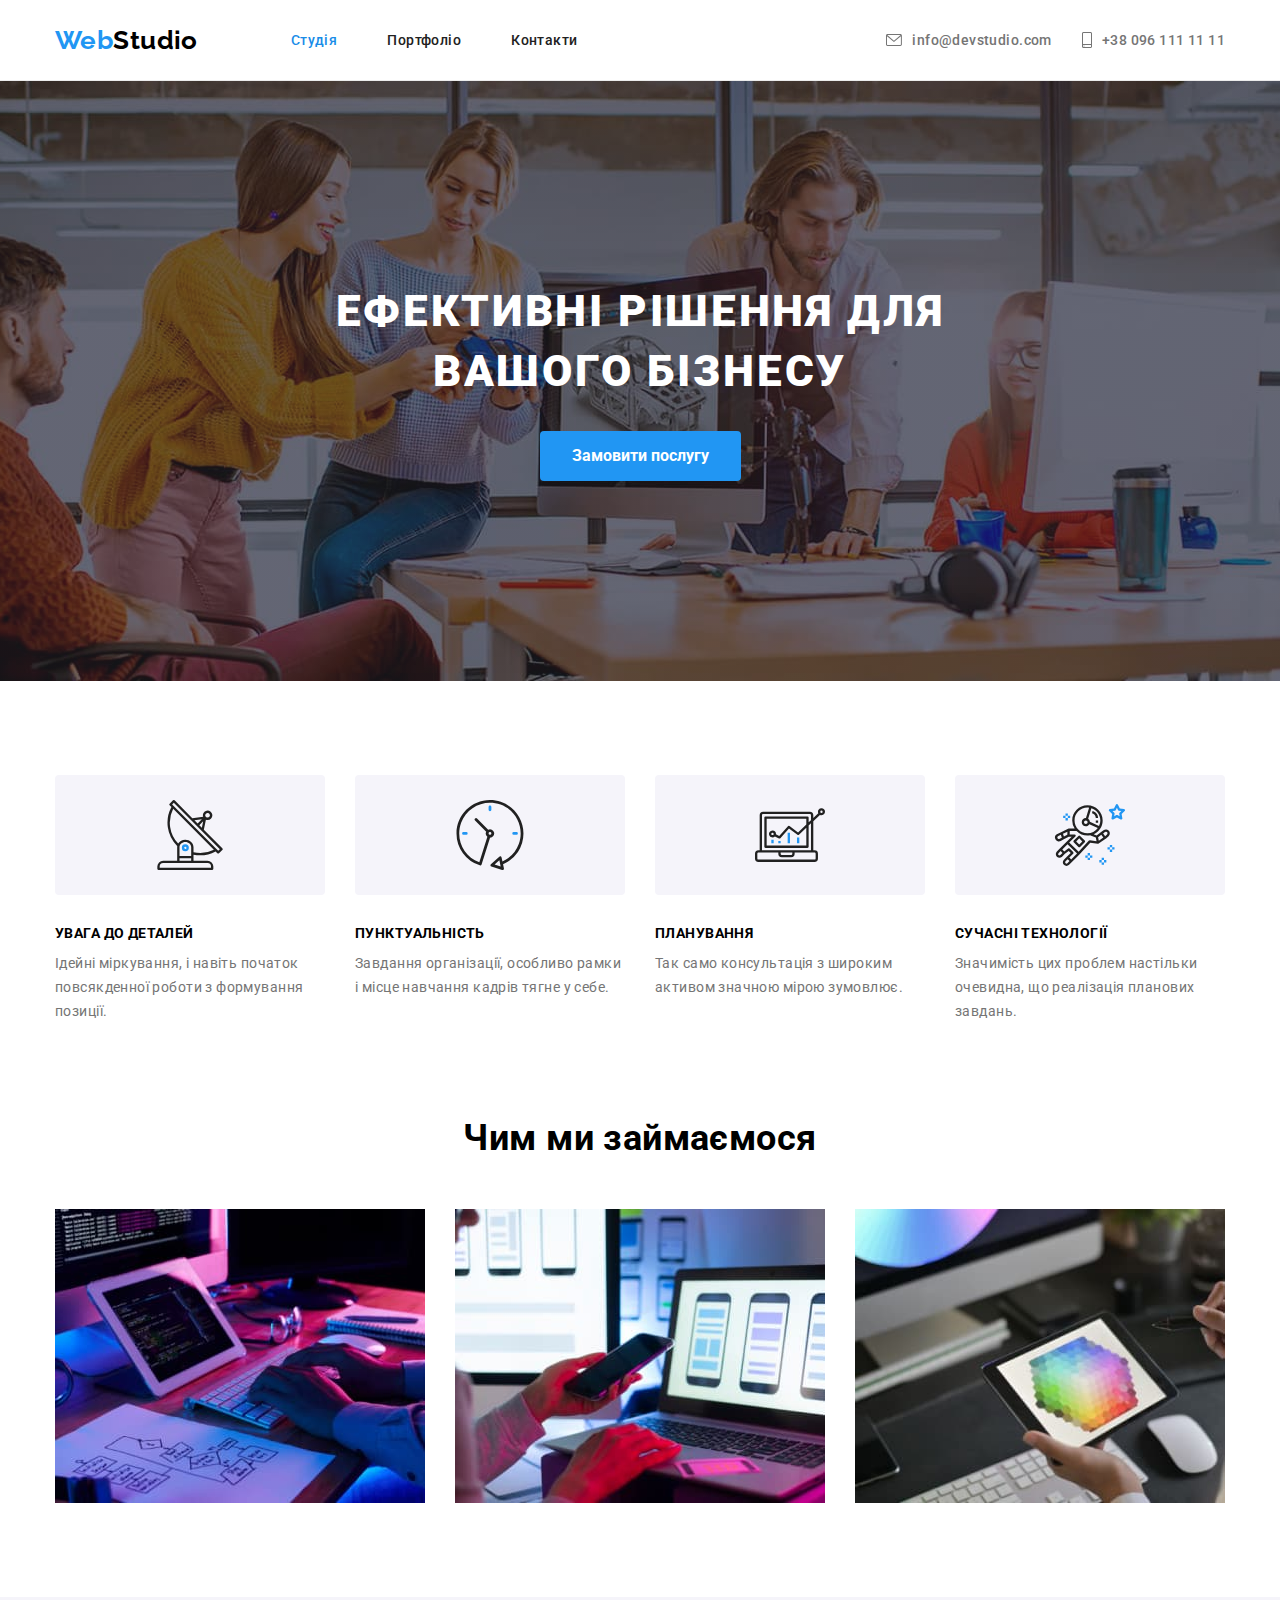
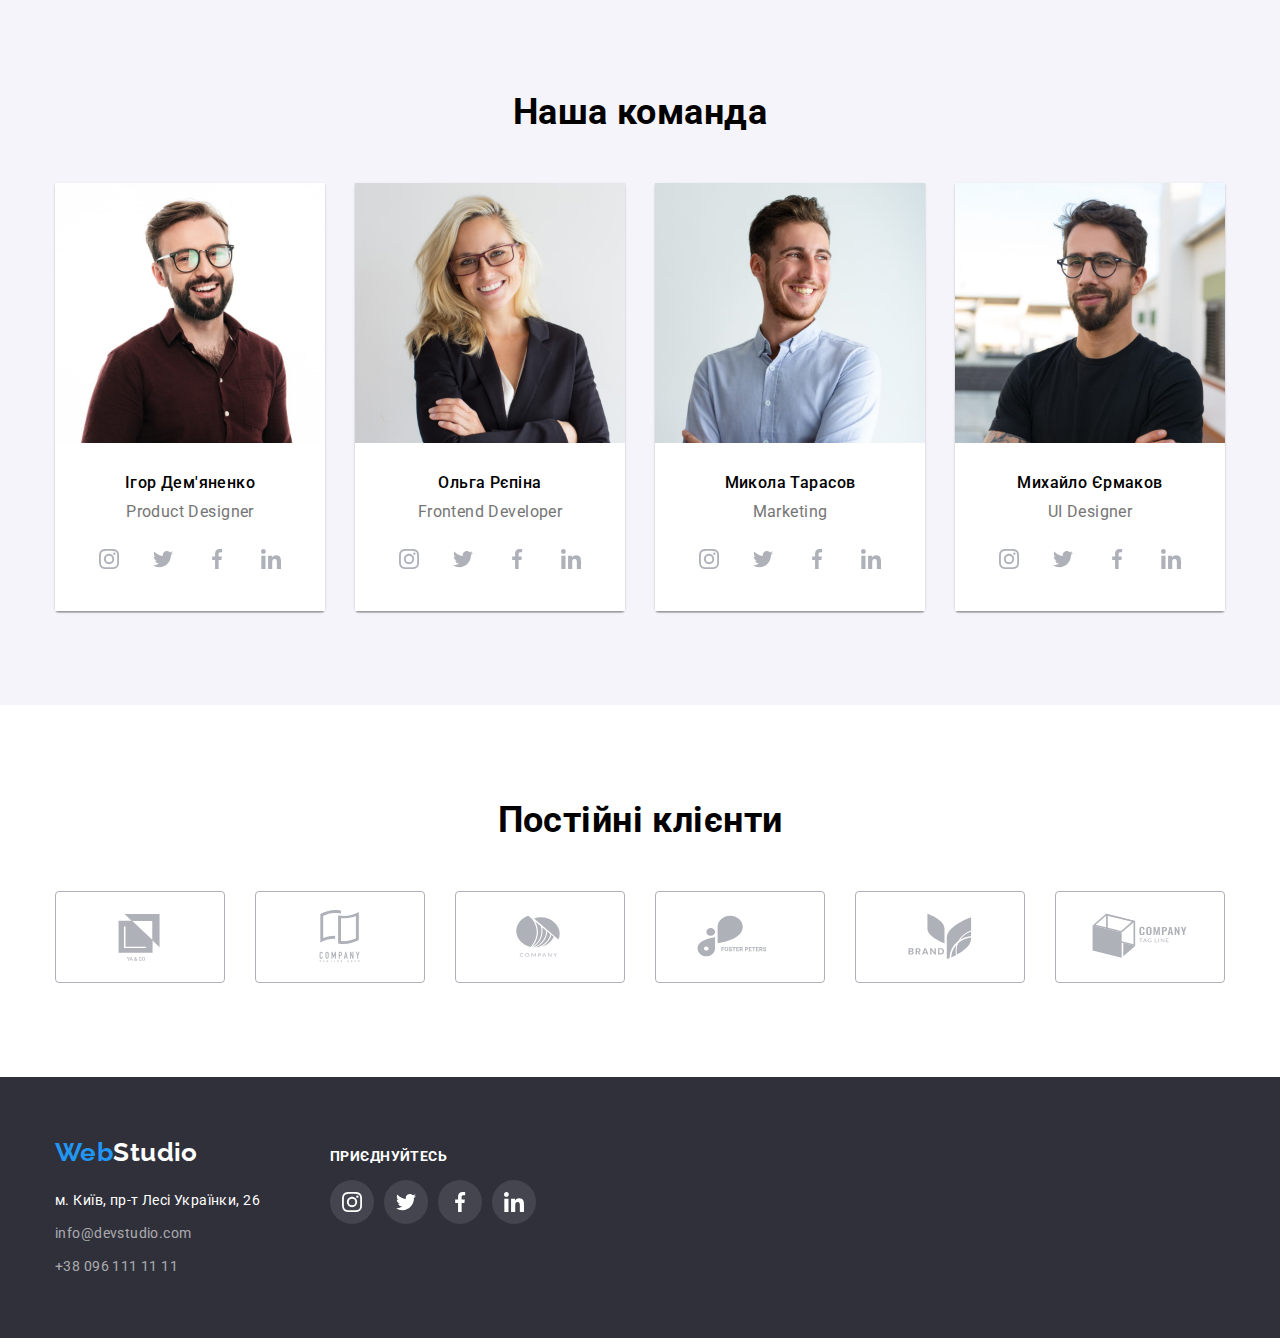
<file: index.html>
<!DOCTYPE html>
<html lang="uk">
  <head>
    <meta charset="UTF-8" />
    <meta http-equiv="X-UA-Compatible" content="IE=edge" />
    <meta name="viewport" content="width=device-width, initial-scale=1.0" />
    <title>WebStudio</title>
    <link rel="preconnect" href="https://fonts.googleapis.com" />
    <link rel="preconnect" href="https://fonts.gstatic.com" crossorigin />
    <link
      href="https://fonts.googleapis.com/css2?family=Raleway:wght@700&family=Roboto:wght@400;500;700;900&display=swap"
      rel="stylesheet"
    />
    <link rel="stylesheet" href="./css/modern-normalize.css" />
    <link rel="stylesheet" href="./css/style.css" />
  </head>
  <body>
    <header class="header">
      <div class="container header-nav">
        <nav class="header-nav">
          <a href="./index.html" class="logo"
            ><span class="blu">Web</span>Studio</a
          >
          <ul class="header-logo">
            <li class="item">
              <a href="./index.html" class="nav-link current">Студія</a>
            </li>
            <li class="item">
              <a href="./portfolio.html" class="nav-link">Портфоліо</a>
            </li>
            <li class="item">
              <a href="Контакти" class="nav-link">Контакти</a>
            </li>
          </ul>
        </nav>
        <ul class="ul-regist">
          <li class="item">
            <a href="mailto:info@devstudio.com" class="regist">
              <svg class="mail-two" wight="16" height="12">
              <use href="./images/icons/icons.svg#icon-mail" ></use>
            </svg>info@devstudio.com</a
            >
          </li>
          <li class="item">
            <a href="tel:+380961111111" class="regist">
              <svg class="mail" wight="10" height="16">
              <use href="./images/icons/icons.svg#icon-smartphon" ></use>
            </svg> +38 096 111 11 11</a>
          </li>
        </ul>
      </div>
    </header>
    <main>
      <section class="hero section">
        <div class="container">
          <h1 class="hero-h">Ефективні рішення для вашого бізнесу</h1>
          <button type="button" class="hero-btm">Замовити послугу</button>
        </div>
      </section>
      <section class="features-section section">
        <div class="container">
          <h2 class="wigualy-hidden">Особливості</h2>
          <ul class="features">
            <li class="item">
              <div class="features-icons-box">
              <svg class="features-icons" wigth="70" height="70">
                <use class="features-icons-second" href="./images/icons/icons.svg#icon-antenna">
                </use>
              </svg>
              </div>
              <h3 class="features-title">УВАГА ДО ДЕТАЛЕЙ</h3>
              <p class="features-text">
                Ідейні міркування, і навіть початок повсякденної роботи з
                формування позиції.
              </p>
            </li>
            <li class="item">
              <div class="features-icons-box">
              <svg class="features-icons" wigth="70" height="70">
                <use href="./images/icons/icons.svg#icon-clock">
                </use>
              </svg>
              </div>
              <h3 class="features-title">ПУНКТУАЛЬНІСТЬ</h3>
              <p class="features-text">
                Завдання організації, особливо рамки і місце навчання кадрів
                тягне у себе.
              </p>
            </li>
            <li class="item">
              <div class="features-icons-box">
              <svg class="features-icons"wigth="70" height="70">
                <use href="./images/icons/icons.svg#icon-diagram">
                </use>
              </svg>
              </div>
              <h3 class="features-title">ПЛАНУВАННЯ</h3>
              <p class="features-text">
                Так само консультація з широким активом значною мірою зумовлює.
              </p>
            </li>
            <li class="item">
              <div class="features-icons-box">
              <svg class="features-icons" wigth="70" height="70">
                <use href="./images/icons/icons.svg#icon-astronaut">
                </use>
              </svg>
              </div>
              <h3 class="features-title">СУЧАСНІ ТЕХНОЛОГІЇ</h3>
              <p class="features-text">
                Значимість цих проблем настільки очевидна, що реалізація
                планових завдань.
              </p>
            </li>
          </ul>
        </div>
      </section>
      <section class="wo-we-do section">
        <div class="container">
          <h2 class="section-title">Чим ми займаємося</h2>
          <ul class="title-img">
            <li class="item">
              <img src="./images/box1.jpg" width="370" alt="Дизайн" />
            </li>
            <li class="item">
              <img src="./images/box2.jpg" width="370" alt="Додатки" />
            </li>
            <li class="item">
              <img src="./images/box3.jpg" width="370" alt="3д графіка" />
            </li>
          </ul>
        </div>
      </section>
      <section class="our-team section">
        <div class="container">
          <h2 class="team">Наша команда</h2>
          <ul class="team-cards">
            <li class="iteam">
              <img
                src="./images/img1.jpg"
                width="270"
                alt="Фото Ігора Дем'яненка"
              />
              <div class="team-name-div">
                <h3 class="team-name">Ігор Дем'яненко</h3>
                <p lang="en" class="team-profession">Product Designer</p>
                <ul class="team-social">
                  <li class="social">
                    <a class="social-link" href="">
                    <svg class="team-social-icon" wight="20" height="20">
                      <use href="./images/icons/icons.svg#icon-instagram" ></use>
                    </svg></a>
                  </li>
                  <li class="social">
                    <a class="social-link" href="">
                    <svg class="team-social-icon" wight="20" height="20">
                      <use href="./images/icons/icons.svg#icon-twitter " ></use>
                    </svg></a>
                  </li>
                  <li class="social">
                    <a class="social-link" href="">
                    <svg class="team-social-icon" wight="20" height="20">
                      <use href="./images/icons/icons.svg#icon-facebook" ></use>
                    </svg></a>
                  </li>
                  <li class="social">
                    <a class="social-link" href="">
                    <svg class="team-social-icon" wight="20" height="20">
                      <use href="./images/icons/icons.svg#linkedin" ></use>
                    </svg></a>
                  </li>
                </ul>
              </div>
            </li>
            <li class="iteam">
              <img
                src="./images/img2.jpg"
                width="270"
                alt="Фото Ольги Рєпіной"
              />
              <div class="team-name-div">
                <h3 class="team-name">Ольга Рєпіна</h3>
                <p lang="en" class="team-profession">Frontend Developer</p>
                <ul class="team-social">
                  <li class="social">
                    <a class="social-link" href="">
                    <svg class="team-social-icon" wight="20" height="20">
                      <use href="./images/icons/icons.svg#icon-instagram" ></use>
                    </svg>
                    </a>
                  </li>
                  <li class="social">
                    <a class="social-link" href="">
                    <svg class="team-social-icon" wight="20" height="20">
                      <use href="./images/icons/icons.svg#icon-twitter " ></use>
                    </svg>
                    </a>
                  </li>
                  <li class="social">
                    <a class="social-link" href="">
                    <svg class="team-social-icon" wight="20" height="20">
                      <use href="./images/icons/icons.svg#icon-facebook" ></use>
                    </svg>
                    </a>
                  </li>
                  <li class="social">
                    <a class="social-link" href="">
                    <svg class="team-social-icon" wight="20" height="20">
                      <use href="./images/icons/icons.svg#linkedin" ></use>
                    </svg>
                    </a>
                  </li>
                </ul>
              </div>
            </li>
            <li class="iteam">
              <img
                src="./images/img3.jpg"
                width="270"
                alt="Фото Миколи Тарасова"
              />
              <div class="team-name-div">
                <h3 class="team-name">Микола Тарасов</h3>
                <p lang="en" class="team-profession">Marketing</p>
                <ul class="team-social">
                  <li class="social">
                    <a class="social-link" href="">
                    <svg class="team-social-icon" wight="20" height="20">
                      
                      <use href="./images/icons/icons.svg#icon-instagram" ></use>
                    </svg>
                    </a>
                  </li>
                  <li class="social">
                    <a class="social-link" href="">
                    <svg class="team-social-icon" wight="20" height="20">
                      <use href="./images/icons/icons.svg#icon-twitter " ></use>
                    </svg>
                    </a>
                  </li>
                  <li class="social">
                     <a class="social-link" href="">
                    <svg class="team-social-icon" wight="20" height="20">
                      <use href="./images/icons/icons.svg#icon-facebook" ></use>
                    </svg>
                    </a>
                  </li>
                  <li class="social">
                    <a class="social-link" href="">
                    <svg class="team-social-icon" wight="20" height="20">
                      
                      <use href="./images/icons/icons.svg#linkedin"></use>
                    </svg>
                    </a>
                  </li>
                </ul>
              </div>
            </li>
            <li class="iteam">
              <img
                src="./images/img4.jpg"
                width="270"
                alt="Фото Михайла Єрмакова"
              />
              <div class="team-name-div">
                <h3 class="team-name">Михайло Єрмаков</h3>
                <p lang="en" class="team-profession">UI Designer</p>
                <ul class="team-social">
                  <li class="social">
                    <a class="social-link" href="">
                    <svg class="team-social-icon" wight="20" height="20">
                      <use href="./images/icons/icons.svg#icon-instagram" ></use>
                    </svg>
                    </a>
                  </li>
                  <li class="social">
                    <a class="social-link" href="">
                    <svg class="team-social-icon" wight="20" height="20">
                      <use href="./images/icons/icons.svg#icon-twitter " ></use>
                    </svg>
                    </a>
                  </li>
                  <li class="social">
                    <a class="social-link" href="">
                    <svg class="team-social-icon" wight="20" height="20">
                      <use href="./images/icons/icons.svg#icon-facebook" ></use>
                    </svg>
                    </a>
                  </li>
                  <li class="social">
                    <a class="social-link" href="">
                    <svg class="team-social-icon" wight="20" height="20">
                      <use href="./images/icons/icons.svg#linkedin" ></use>
                    </svg>
                    </a>
                  </li>
                </ul>
              </div>
            </li>
          </ul>
        </div>
      </section>
      <section class="clients section">
        <div class="container">
          <h2 class="team">Постійні клієнти</h2>
        <ul class="clients-icons">
          <li class="cliens">
            <a class="clients-box" href="">
            <svg class="clients-icons-svg" wigth="106" height="60">
            <use href="./images/icons/icons.svg#icon-Logo"></use>
          </svg>
          </a>
        </li>
          <li class="cliens">
            <a class="clients-box" href="">
            <svg class="clients-icons-svg" wigth="106" height="60">
            <use href="./images/icons/icons.svg#icon-Logo-1"></use>
          </svg>
          </a>
        </li>
          <li class="cliens">
            <a class="clients-box" href="">
            <svg class="clients-icons-svg" wigth="106" height="60">
            <use href="./images/icons/icons.svg#icon-Logo-2"></use>
          </svg>
          </a>
        </li>
          <li class="cliens">
            <a class="clients-box" href="">
            <svg class="clients-icons-svg" wigth="106" height="60">
            <use href="./images/icons/icons.svg#icon-Logo-3"></use>
          </svg>
          </a>
        </li>
          <li class="cliens">
            <a class="clients-box" href="">
            <svg class="clients-icons-svg" wigth="106" height="60">
            <use href="./images/icons/icons.svg#icon-Logo-4"></use>
          </svg>
        </a>
      </li>
          <li class="cliens">
            <a class="clients-box" href="">
            <svg class="clients-icons-svg" wigth="106" height="60">
            <use href="./images/icons/icons.svg#icon-Logo-5"></use>
          </svg>
          </a>
        </li>
        </ul>
        </div>
      </section>
    </main>
    <footer class="footer">
      <div class="container footer-section">
        <div>
        <a href="./index.html" class="footer-logo"
          ><span class="blu">Web</span>Studio</a>
        <address>
          <ul class="adress-nav">
            <li class="iteam">
              <a
                href="https://goo.gl/maps/qV7wrGFVNQysBkzQ6"
                target="_blank"
                rel="noreferrer noopener"
                class="adress"
                >м. Київ, пр-т Лесі Українки, 26</a
              >
            </li>
            <li class="iteam">
              <a href="mailto:info@devstudio.com" class="footer-regis"
                >info@devstudio.com</a
              >
            </li>
            <li class="iteam">
              <a href="tel:+380961111111" class="footer-regis"
                >+38 096 111 11 11</a
              >
            </li>
          </ul>
        </address>
        </div>
      <div class="social-links">
        <h2 class="social-links-text">приєднуйтесь</h2>
        <ul class="team-social">
                  <li>
                    <a class="footer-social" href="">
                    <svg class="team-social-icon" wight="20" height="20">
                      <use href="./images/icons/icons.svg#icon-instagram" ></use>
                    </svg>
                    </a>
                  </li>
                  <li>
                    <a class="footer-social" href="">
                    <svg class="team-social-icon" wight="20" height="20">
                      <use href="./images/icons/icons.svg#icon-twitter " ></use>
                    </svg>
                    </a>
                  </li>
                  <li>
                    <a class="footer-social" href="">
                    <svg class="team-social-icon" wight="20" height="20">
                      <use href="./images/icons/icons.svg#icon-facebook" ></use>
                    </svg>
                    </a>
                  </li>
                  <li>
                    <a class="footer-social" href="">
                    <svg class="team-social-icon" wight="20" height="20">
                      <use href="./images/icons/icons.svg#linkedin" ></use>
                    </svg>
                    </a>
                  </li>
                </ul>
      </div>
      </div>
    </footer>
  </body>
</html>
</file>
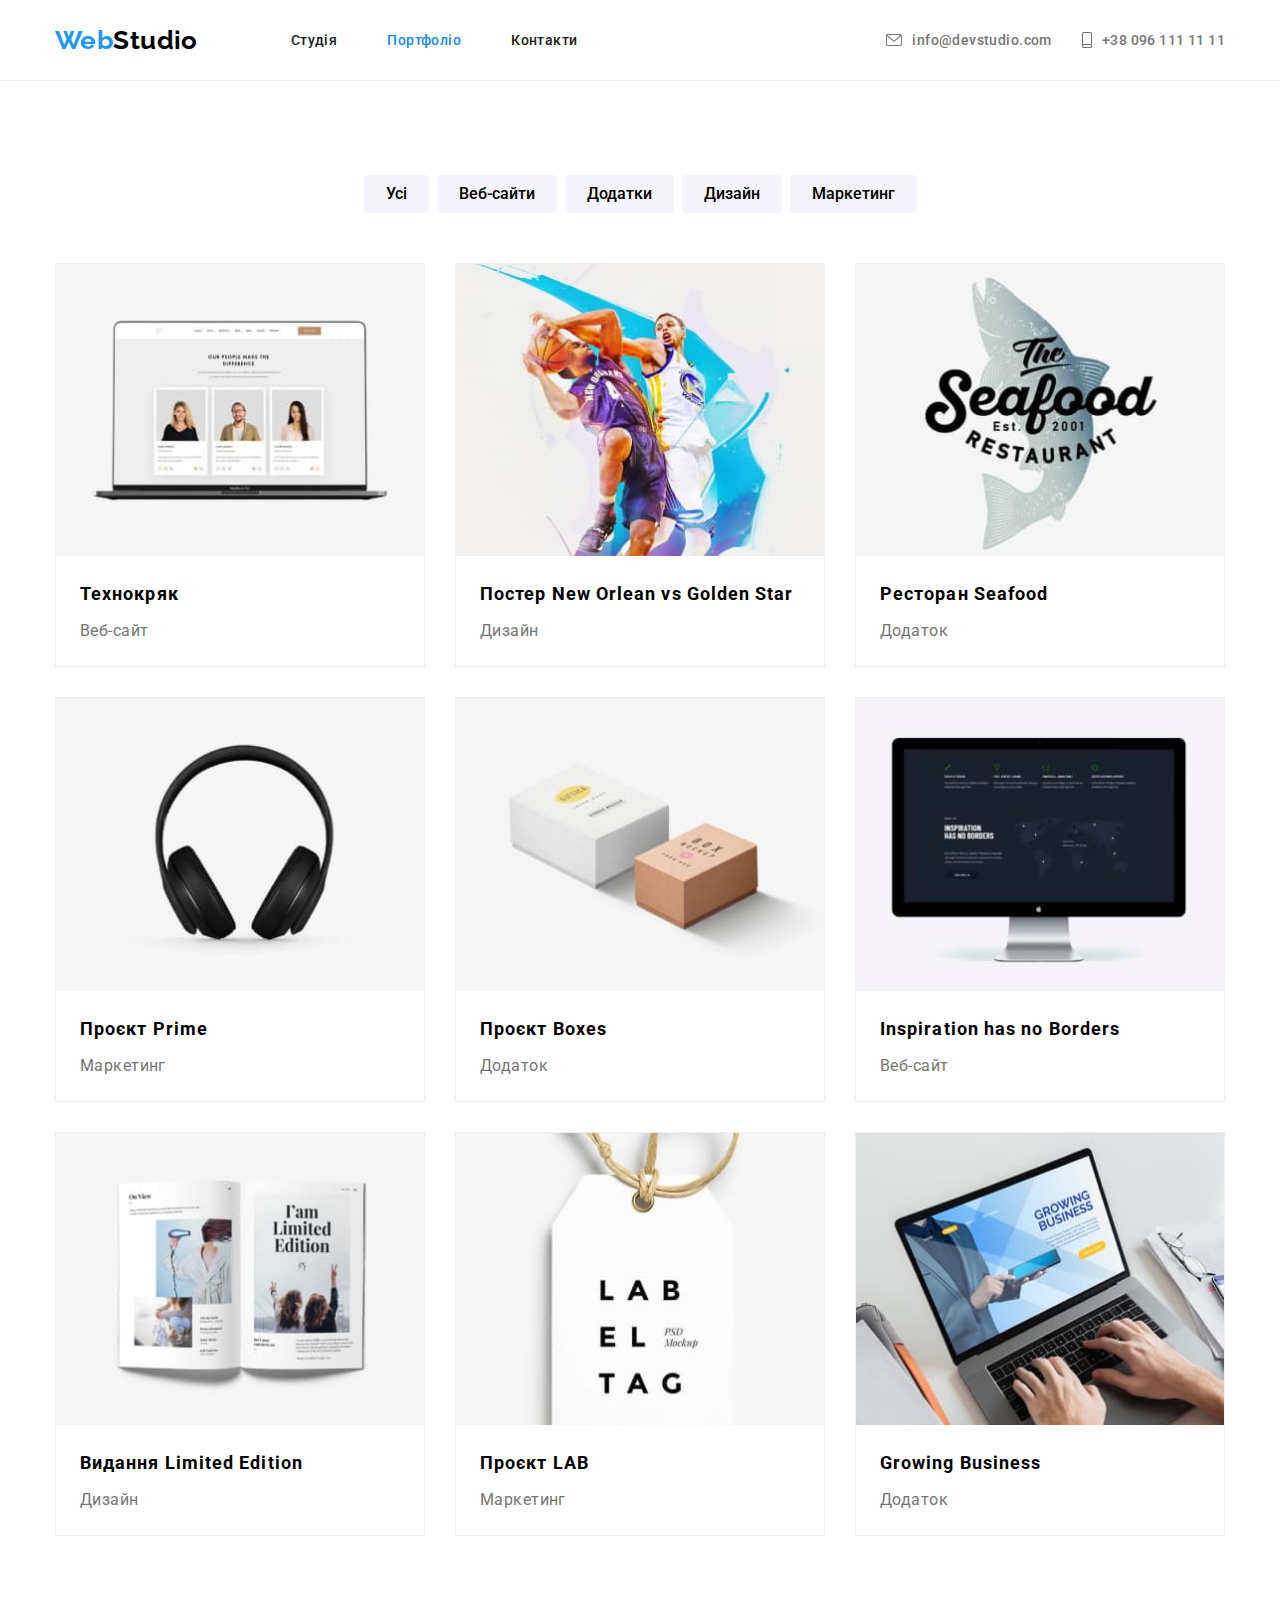
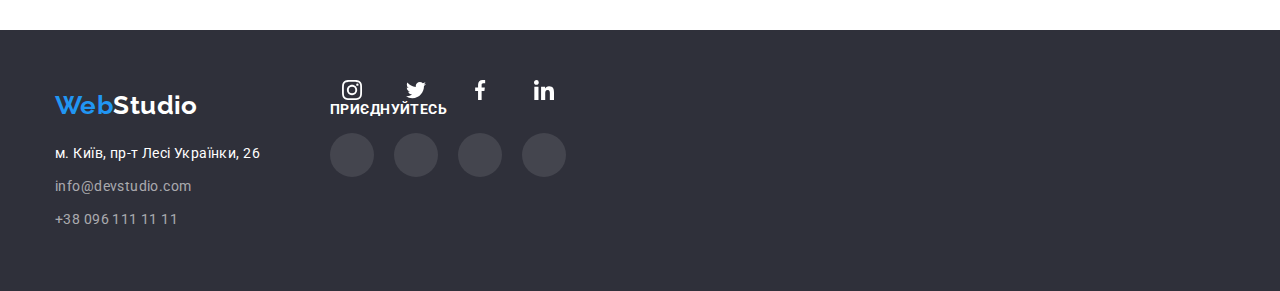
<file: portfolio.html>
<!DOCTYPE html>
<html lang="uk">
  <head>
    <meta charset="UTF-8" />
    <meta http-equiv="X-UA-Compatible" content="IE=edge" />
    <meta name="viewport" content="width=device-width, initial-scale=1.0" />
    <title>WebStudio</title>
    <link rel="preconnect" href="https://fonts.googleapis.com" />
    <link rel="preconnect" href="https://fonts.gstatic.com" crossorigin />
    <link
      href="https://fonts.googleapis.com/css2?family=Raleway:wght@700&family=Roboto:wght@400;500;700;900&display=swap"
      rel="stylesheet"
    />
    <link rel="stylesheet" href="./css/modern-normalize.css">
    <link rel="stylesheet" href="./css/style.css" />
  </head>
  <body>
    <header class="header">
       <div class="container header-nav">
      <nav class="header-nav">
        <a href="./index.html" class="logo"
          ><span class="blu">Web</span>Studio</a
        >
        <ul class="header-logo">
          <li class="item"><a href="./index.html" class="nav-link">Студія</a></li>
          <li class="item">
            <a href="./portfolio.html" class="nav-link current">Портфоліо</a>
          </li>
          <li class="item"><a href="Контакти" class="nav-link">Контакти</a></li>
        </ul>
      </nav>
      <ul class="ul-regist">
          <li class="item">
            <a href="mailto:info@devstudio.com" class="regist">
              <svg class="mail-two" wight="16" height="12">
              <use href="./images/icons/icons.svg#icon-mail" ></use>
            </svg>info@devstudio.com</a
            >
          </li>
          <li class="item">
            <a href="tel:+380961111111" class="regist">
              <svg class="mail" wight="10" height="16">
              <use href="./images/icons/icons.svg#icon-smartphon" ></use>
            </svg> +38 096 111 11 11</a>
          </li>
        </ul>
      </div>
    </header>
    <main>
      <section class="section">
        <div class="container">
        <h1 class="wigualy-hidden">Портфоліо</h1>
        <ul class="filter-list">
          <li class="iteam"><button type="button" class="btm">Усі</button></li>
          <li class="iteam"><button type="button" class="btm">Веб-сайти</button></li>
          <li class="iteam"><button type="button" class="btm">Додатки</button></li>
          <li class="iteam"><button type="button" class="btm">Дизайн</button></li>
          <li class="iteam"><button type="button" class="btm">Маркетинг</button></li>
        </ul>
        <ul class="portfolio-cards">
          <li class="item item-cards">
            <a class="cards" href="">
            <img
              src="images/images-portfolio/img.jpg"
              width="370"
              alt="Фото Технокряк"/>
            <div class="portfolio-cards-text">
            <h2 class="portfolio-title">Технокряк</h2>
            <p class="portfolio-text">Веб-сайт</p>
            </div>
            </a>
          </li>
          <li class="item item-cards">
            <a class="cards" href="">
            <img
              src="images/images-portfolio/img(1).jpg"
              width="370"
              alt="Фото Постер New Orlean vs Golden Star"
            />
            <div class="portfolio-cards-text">
            <h2 class="portfolio-title">Постер New Orlean vs Golden Star</h2>
            <p class="portfolio-text">Дизайн</p>
            </div>
            </a>
          </li>
          <li class="item item-cards">
            <a class="cards" href="">
            <img
              src="images/images-portfolio/img(2).jpg"
              width="370"
              alt="Фото Ресторан Seafood"
            />
            <div class="portfolio-cards-text">
            <h2 class="portfolio-title">Ресторан Seafood</h2>
            <p class="portfolio-text">Додаток</p>
            </div>
            </a>
          </li>
          <li class="item item-cards">
            <a class="cards" href="">
            <img
              src="images/images-portfolio/img(3).jpg"
              width="370"
              alt="Фото Проєкт Prime"
            />
            <div class="portfolio-cards-text">
            <h2 class="portfolio-title">Проєкт Prime</h2>
            <p class="portfolio-text">Маркетинг</p>
            </div>
            </a>
          </li>
          <li class="item item-cards">
            <a class="cards" href="">
            <img
              src="images/images-portfolio/img(4).jpg"
              width="370"
              alt="Фото Проєкт Boxes"
            />
            <div class="portfolio-cards-text">
            <h2 class="portfolio-title">Проєкт Boxes</h2>
            <p class="portfolio-text">Додаток</p>
            </div>
            </a>
          </li>
          <li class="item item-cards">
            <a class="cards" href="">
            <img
              src="images/images-portfolio/img(5).jpg"
              width="370"
              alt="Фото Inspiration has no Borders"
            />
            <div class="portfolio-cards-text">
            <h2 lang="en" class="portfolio-title">Inspiration has no Borders</h2>
            <p class="portfolio-text">Веб-сайт</p>
            </div>
            </a>
          </li>
          <li class="item item-cards">
            <a class="cards" href="">
            <img
              src="images/images-portfolio/img(6).jpg"
              width="370"
              alt="Фото Видання Limited Edition"
            />
            <div class="portfolio-cards-text">
            <h2 class="portfolio-title">Видання Limited Edition</h2>
            <p class="portfolio-text">Дизайн</p>
            </div>
            </a>
          </li>
          <li class="item item-cards">
            <a class="cards" href="">
            <img
              src="images/images-portfolio/img(7).jpg"
              width="370"
              alt="Фото Проєкт LAB"
            />
            <div class="portfolio-cards-text">
            <h2 class="portfolio-title">Проєкт LAB</h2>
            <p class="portfolio-text">Маркетинг</p>
            </div>
            </a>
          </li>
          <li class="item item-cards">
            <a class="cards" href="">
            <img
              src="images/images-portfolio/img(8).jpg"
              width="370"
              alt="Фото Growing Business"
            />
            <div class="portfolio-cards-text">
            <h2 lang="en" class="portfolio-title">Growing Business</h2>
            <p class="portfolio-text">Додаток</p>
            </div>
          </li>
        </ul>
        </div>
      </section>
    </main>
    <footer class="footer">
      <div class="container footer-section">
        <div>
        <a href="./index.html" class="footer-logo"
          ><span class="blu">Web</span>Studio</a>
        <address>
          <ul class="adress-nav">
            <li class="iteam">
              <a
                href="https://goo.gl/maps/qV7wrGFVNQysBkzQ6"
                target="_blank"
                rel="noreferrer noopener"
                class="adress"
                >м. Київ, пр-т Лесі Українки, 26</a
              >
            </li>
            <li class="iteam">
              <a href="mailto:info@devstudio.com" class="footer-regis"
                >info@devstudio.com</a
              >
            </li>
            <li class="iteam">
              <a href="tel:+380961111111" class="footer-regis"
                >+38 096 111 11 11</a
              >
            </li>
          </ul>
        </address>
        </div>
      
      <div class="social-links">
        <h2 class="social-links-text">приєднуйтесь</h2>
        <ul class="team-social">
                  <li class="footer-social">
                    <svg class="team-social-icon">
                      <use href="./images/icons/icons.svg#icon-instagram" wight="20" height="20"></use>
                    </svg>
                  </li>
                  <li class="footer-social">
                    <svg class="team-social-icon">
                      <use href="./images/icons/icons.svg#icon-twitter " wight="20" height="20"></use>
                    </svg>
                  </li>
                  <li class="footer-social">
                    <svg class="team-social-icon">
                      <use href="./images/icons/icons.svg#icon-facebook" wight="20" height="20"></use>
                    </svg>
                  </li>
                  <li class="footer-social">
                    <svg class="team-social-icon">
                      <use href="./images/icons/icons.svg#linkedin" wight="20" height="20"></use>
                    </svg>
                  </li>
                </ul>
      </div>
      </div>
    </footer>
  </body>
</html>
</file>
<file: css/style.css>
:root {
    --header-backgr-color: #ECECEC;
    --main-padge-text-color: #212121;
    --main-font-family: 'Roboto', sans-serif;
    --secondary-padge-color:#757575;
    --secondary-font-family:'Raleway', sans-serif;
    --color-btm-logo: #2196F3;
    --color-with:#FFFFFF;
    --main-background-color:#F5F5F5;
    --active-color-btm: #188CE8;
    --footer-back: #2F303A;
    --footer-color-registr: rgba(255, 255, 255, 0.6);
    --btm-portf-back: #F5F4FA;
    --secondary-bgr:#2F303A;
     --bg-img: #C4C4C4;
    --icons-color: #AFB1B8;
    --icons-border-color:#2196F3; } 


body {
font-family:var(--main-font-family);
color: var(--main-padge-color);
letter-spacing: 0.03em;
background-color: var(--color-with) ;
font-size: 14px;
}

ul {list-style: none;
padding: 0;
margin: 0;}
h1,h2,h3,p {
padding: 0;
margin: 0;
}
img {
    display: block;
    max-width: 100%;
    height: auto;
}

.container {
width: 1200px;
margin: 0 auto;
padding-left: 15px;
padding-right: 15px;
}
.section 
{padding-top: 94px;
padding-bottom: 94px;}
/* header */

.header{
border-bottom: 1px solid #ECECEC;}

.header-nav {
    display: flex;
    align-items: center;}

.header-logo {
display: flex;
}
.header-logo .item {
    margin-left: 50px;
}
.header-logo .item:first-child {
    margin-left:0px;
}


.logo {
margin-right: 93px;
font-family: var(--secondary-font-family);
color: #000000;
font-weight: 700;
font-size: 26px;
line-height: calc(31 / 26);
text-decoration: none;
display: inline;
} 

.blu {
color: var(--color-btm-logo);
font-family: var(--secondary-font-family);}

.nav-link {
    display: block;
    font-weight: 500;
    line-height: calc(16 / 14);
    text-decoration: none;
    color: var(--main-padge-text-color);
    padding-top: 32px;
    padding-bottom: 32px;
    }

 .current {
 color:var(--active-color-btm);
 }

.nav-link:hover,
.nav-link:focus 
{color: var(--color-btm-logo);}

.ul-regist {
    display: flex;
    margin-left: auto;
}
.ul-regist .item {
    margin-left: 30px;
}
.ul-regist .item:first-child {
    margin-left: 0px;}
.mail {
    margin: auto;
    padding: auto;
    height: 16px;
    width: 10px;
    fill: currentColor;
}
.mail-two {
    fill: currentColor;
    width:16px ;
    height:12px ;
}
.regist {
    display: flex;
    color: var(--secondary-padge-color);
    font-weight: 500;
    line-height: calc(16 / 14);
    text-decoration: none;
    font-style: normal;
    align-items: center;
    gap: 10px;}

.regist:hover,
.regist:focus
{ color: var(--color-btm-logo);}



/* main студія */

.hero {
    max-width: 1600px;
    margin: 0px auto;
    padding:200px 0px ;
    text-align: center;
    background-color:var(--bg-img);
    background-image: linear-gradient(rgba(47, 48, 58, 0.4), rgba(47, 48, 58, 0.4)),
    url(../images/baground.jpg);
    background-repeat: no-repeat;
    background-position: center;}

.hero-h {
    color: var(--color-with);
    font-weight: 900;
    font-size: 44px;
    line-height: calc(60 / 44);
    letter-spacing: 0.06em;
    text-transform:uppercase;
    width: 696px;
    margin-bottom: 30px;
    margin-left: auto;
    margin-right: auto;
     }

/* Скрытый <h2 class="wigualy-hidden">Особливості</h2> 
Скрытый <h1 class="wigualy-hidden">Портфоліо</h1>*/
.wigualy-hidden {
    visibility: hidden;
    pointer-events: none;
    position: absolute;}
/* Скрытый <h2 class="wigualy-hidden">Особливості</h2> 
Скрытый <h1 class="wigualy-hidden">Портфоліо</h1>*/

.hero-btm {
    font-weight: 700;
    font-size: 16px;
    line-height: 30px;
    align-items: center;
    cursor: pointer;
    color: var(--color-with);
    background-color: var(--color-btm-logo);
    border-radius: 4px;
    border:inherit;
    padding: 10px 32px;}

.hero-btm:hover,
.hero-btm:focus {
    background-color: var(--active-color-btm);}

.features-section {
    padding-bottom: 0px;} 

.features {
    display: flex;
}

.features-icons-box {
    background-color: var(--btm-portf-back);
    height: 120px;
    display: flex;
    justify-content: center;
    align-items: center;
    margin-bottom: 30px;
    border-radius: 4px;
    }

.features .item {
    width: 270px;
    margin-left: 30px;}

.features .item:first-child {
    margin-left: 0px;}

 .features-title {
    margin-bottom: 10px;
    font-size: 14px;
    line-height: calc(16 / 14);
    text-transform: uppercase;
 }
.features-text {
    line-height: calc(24 / 14);
    color: var(--secondary-padge-color);}
/* .wo-we-do 
{margin-bottom: 94px;} */
.section-title 

{margin-bottom: 50px;}

.title-img .item 
{margin-left: 30px;}

.title-img .item:first-child 
{margin-left: 0px;}

    .title-img 
    {display: flex; }

.section-title, .team {
    font-size: 36px;
    line-height: calc(42 / 36);
    text-align: center;
}
.our-team 
{background-color: var(--btm-portf-back);}

.team 
{margin-bottom: 50px;}

.team-cards 
{display: flex;}

.team-cards .iteam 
{margin-left:30px;
    width: 270px;
box-shadow: 0px 1px 3px rgba(0, 0, 0, 0.12), 0px 1px 1px rgba(0, 0, 0, 0.14), 0px 2px 1px rgba(0, 0, 0, 0.2);
border-radius: 0px 0px 4px 4px;}

.team-cards .iteam:first-child 
{margin-left:0px;}

.team-name {
    margin-bottom:10px;
    font-weight: 500;
    font-size: 16px;
    line-height: calc(19 / 16);
    }
.team-name-div 
{padding: 30px 30px;
text-align: center;
background-color: var(--color-with);}

.team-social {
    display: flex;
    text-align: center;
    justify-content: center;
    margin-top: 16px;
    gap: 10px;}

.social {
    width: 44px;
    height: 44px;

}
.social-link {
    display: flex;
    align-items: center;
    justify-content: center;
    width: 100%;
    height: 100%;
    color: var(--icons-color);
    border-radius: 50%;
}

.social-link:hover,
.social-link:focus {
    color: var(--color-with);
    background-color: var(--icons-border-color);}


.team-social-icon {
   
    fill: currentColor;
    
}

.team-profession {
    font-size: 16px;
    line-height: calc(19 / 16);
    color: var(--secondary-padge-color);}

    /* footer */
    
    
.footer {
    padding-top: 60px;
    padding-bottom: 60px;
    background-color: var(--footer-back);}

 .footer-logo {
    margin-bottom: 20px;
    display: inline-block;
    font-family: var(--secondary-font-family);
    font-weight: 700;
    font-size: 26px;
    line-height: calc(31 / 26);
    color: var(--color-with);
    text-decoration: none;} 
.adress{
        color: var(--color-with);
        line-height: calc(24 / 14);
        text-decoration: none;
        font-style: normal;}
.footer-section { 
    display: flex;
    align-items: baseline;
    
}

 .adress-nav .iteam 
 {margin-top: 9px;} 

 .adress-nav .iteam:first-child 
 { margin-top: 0px;}

.footer-regis {
    line-height: calc(24 / 14);
    color: var(--footer-color-registr);
    text-decoration: none;
    font-style: normal;
    } 

.footer-regis:hover,
.footer-regis:focus
 {
    color: var(--color-btm-logo);
}
.cliens {
    margin-left: 30px;
    width: 170px;
    height: 92px;
}

.cliens:first-child {margin-left: 0px;}

.clients-box {
    display: flex;
    align-items: center;
    justify-content: center;
    width: 100%;
    height: 100%;
    border: 1px solid var(--icons-color);
    color: var(--icons-color);
    border-radius: 4px;

}

.clients-box:hover,
.clients-box:focus {
color: var(--icons-border-color);
border: 1px solid var(--icons-border-color)}

.clients-icons {
    display: flex;
    text-align: center;
    justify-content: center;
    
}

.clients-icons-svg {
    fill: currentColor;}

.social-links {
    
    margin-left: 70px;}

.footer-social {
display: flex;
align-items: center;
justify-content: center;
width: 44px;
height: 44px;
background-color: rgba(255, 255, 255, 0.1);;
color: var(--color-with);
border-radius: 50%;
margin-left: 10px;}

.footer-social:first-child {
    margin-left: 0px;
}

.footer-social:hover,
.footer-social:focus{
    background-color: var(--icons-border-color);
}

 .social-links-text {
  font-family: 'Roboto';
  color: var(--color-with);
  font-style: normal;
  font-weight: 700;
  font-size: 14px;
  line-height: calc(16 / 14);
  letter-spacing: 0.03em;
  text-transform: uppercase;
  max-height: 16px;
 }


/* footer */

/* main портфоліо */

.filter-list
{display: flex;
justify-content: center;
margin-bottom: 50px;}


.filter-list .iteam
{margin-left: 8px;}

.filter-list .btm{
border: none;
padding: 6px 22px;
border-radius: 4px;
background: #F5F4FA;
border-color: inherit;}

.filter-list .iteam:first-child 
{margin-left: 0px;}

.btm {
    font-weight: 500;
    font-size: 16px;
    line-height: 26px;
    background-color:var(--btm-portf-back) ;
    cursor: pointer;
}
.btm:hover,
.btm:focus {
background-color: var(--color-btm-logo);
color: var(--color-with);
box-shadow: 0px 3px 1px rgba(0, 0, 0, 0.1),
    0px 1px 2px rgba(0, 0, 0, 0.08),
    0px 2px 2px rgba(0, 0, 0, 0.12);}

 .portfolio-cards
 {display: flex;
flex-wrap: wrap;
}

.portfolio-cards .item 
{width: 370px;
margin-right: 30px;
margin-bottom: 30px;
border: 1px solid #EEEEEE;}

.portfolio-cards .item:nth-child(3n) {
    margin-right: 0px;}

.portfolio-cards .item:nth-child(1n+7) 
{margin-bottom: 0px;}

.cards { 
color: var(--main-padge-color);
text-decoration: none;
}
.portfolio-cards-text {
    padding: 20px 24px;
}
.portfolio-title {
    margin-bottom: 4px;
    font-size: 18px;
    line-height: calc(36 / 18);
    letter-spacing: 0.06em;}
 .portfolio-text {
    font-size: 16px;
    line-height: calc(30 / 16);
    color: var(--secondary-padge-color);
    }
    
.item-cards:hover {
    box-shadow: 0px 1px 1px rgba(0, 0, 0, 0.12),
        0px 4px 4px rgba(0, 0, 0, 0.06),
        1px 4px 6px rgba(0, 0, 0, 0.16);
}

 /*  portfolio  */
</file>
